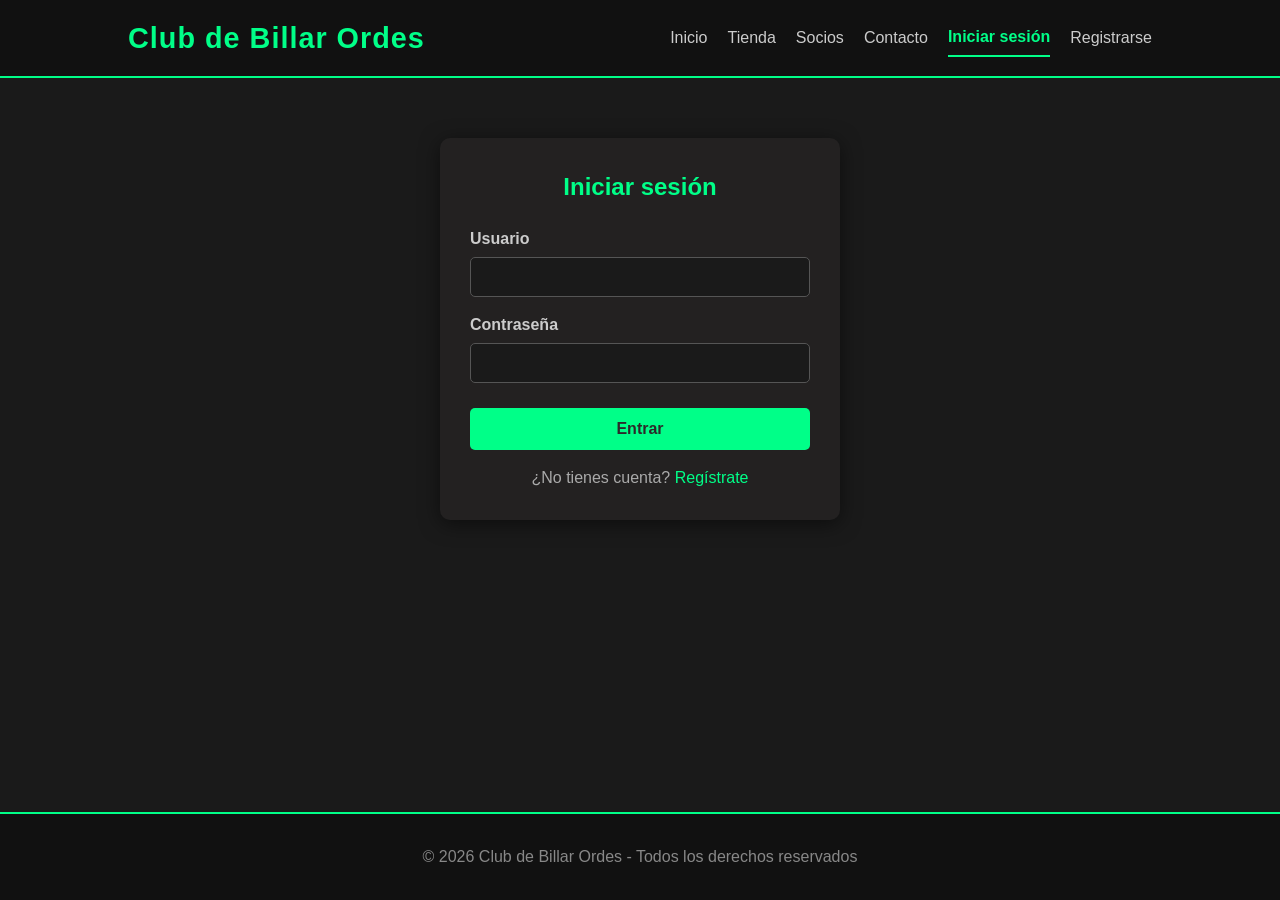
<file: web/changePassword/index.html>
<!DOCTYPE html>
<html lang="es">
<head>
    <meta charset="UTF-8">
    <meta name="viewport" content="width=device-width, initial-scale=1.0">
    <title>Cambiar contraseña - Club de Billar Ordes</title>
    <link rel="stylesheet" href="style.css">
</head>
<body>
    <nav>
        <h1>Club de Billar Ordes</h1>
        <div id="menu-links">
            <a href="/web/landingPage/index.html">Inicio</a>
            <a href="/web/shop/index.html">Tienda</a>
            <a href="/web/socios/index.html">Socios</a>
            <a href="/web/contact/index.html">Contacto</a>
            <!-- Invitado -->
            <a href="/web/login/index.html" id="link-login">Iniciar sesión</a>
            <a href="/web/register/index.html" id="link-register">Registrarse</a>
            <!-- Usuario (oculto por defecto) -->
            <span id="user-menu" style="display:none; position:relative;">
                <a href="#" id="user-name-link">Hola, <span id="user-name"></span></a>
                <ul id="user-dropdown" style="display:none; position:absolute; background:#232121; border:1px solid #00ff88; border-radius:4px; padding:0.5rem 0; list-style:none; min-width:150px; z-index:1000;">
                    <li style="padding:0.5rem 1rem;"><a href="/web/changePassword/index.html">Cambiar contraseña</a></li>
                    <li style="padding:0.5rem 1rem;"><a href="#" id="logout-link">Cerrar sesión</a></li>
                </ul>
            </span>
            <!-- Carrito (oculto por defecto) -->
            <a href="/web/shop/carrito/carrito.html" id="cart-link" style="display:none;">🛒 Carrito</a>
        </div>
    </nav>

    <main>
        <div class="form-container">
            <h2>Cambiar contraseña</h2>
            <form id="form-cambiar-password">
                <div class="form-group">
                    <label for="old-password">Contraseña actual</label>
                    <input type="password" id="old-password" required>
                </div>
                <div class="form-group">
                    <label for="new-password">Nueva contraseña</label>
                    <input type="password" id="new-password" required>
                </div>
                <button type="submit" class="btn">Cambiar contraseña</button>
            </form>
            <p id="mensaje" style="text-align:center; margin-top:1rem;"></p>
        </div>
    </main>

    <footer>
        <p>© 2026 Club de Billar Ordes - Todos los derechos reservados</p>
    </footer>

    <script src="script.js"></script>
</body>
</html>
</file>
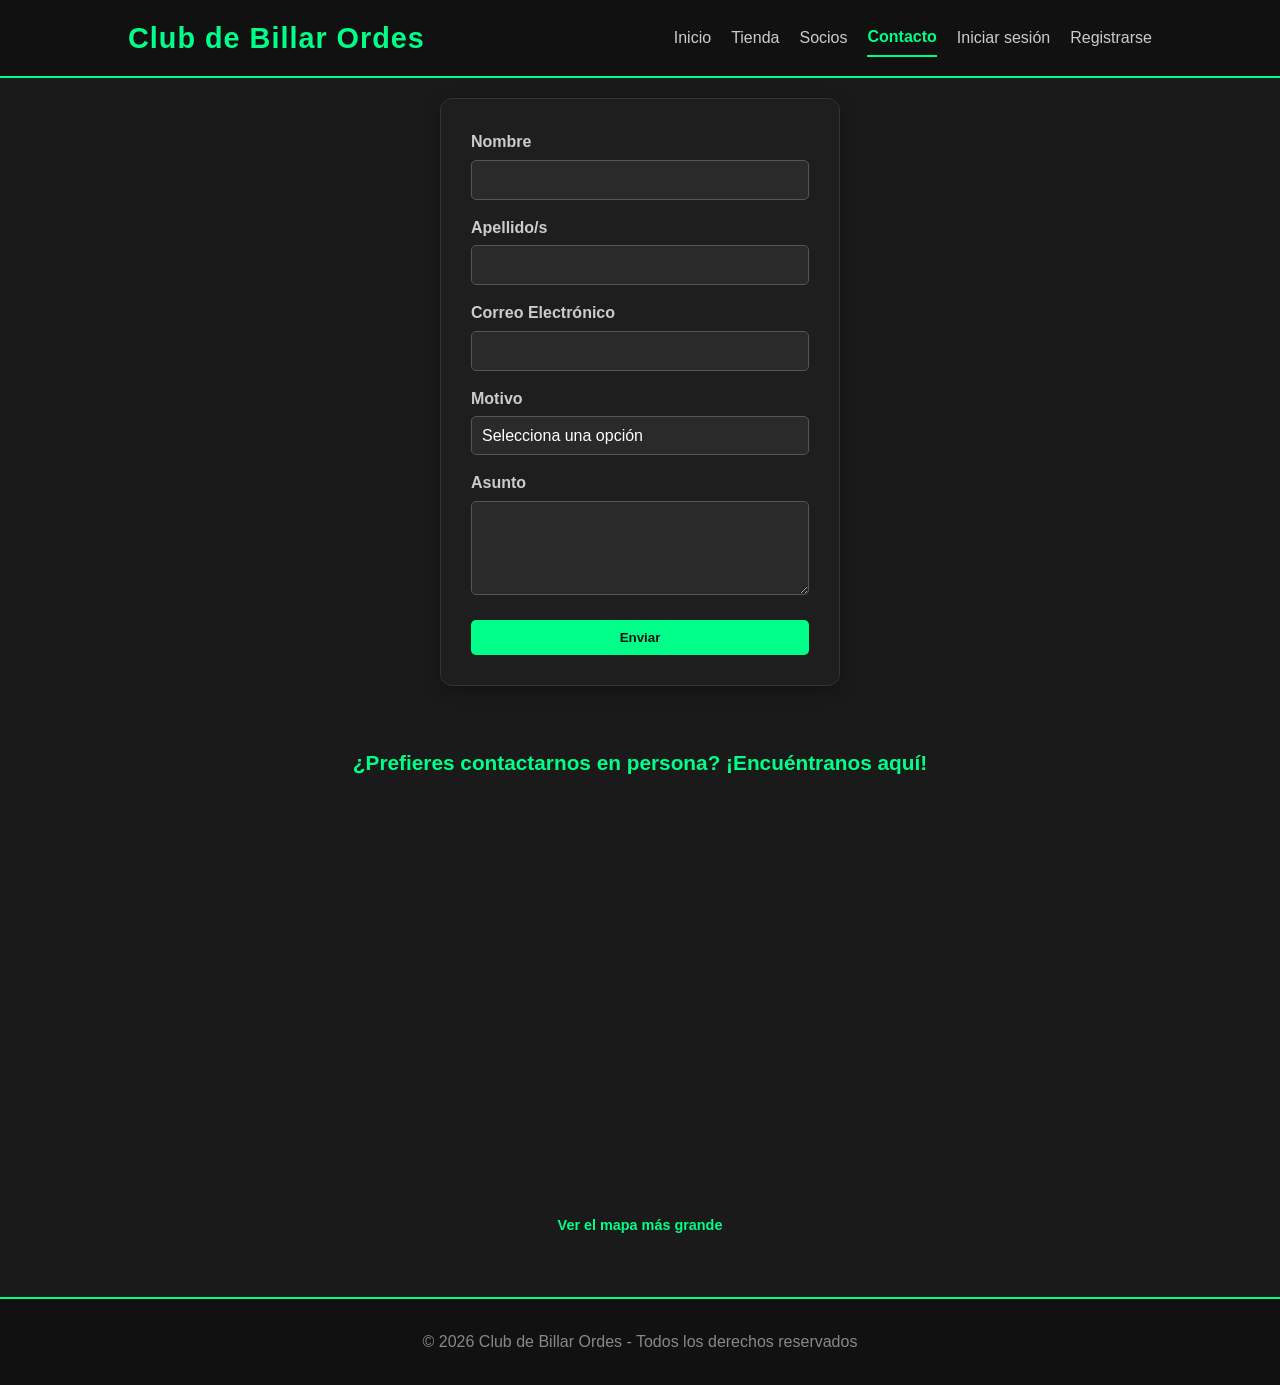
<file: web/contact/index.html>
<!DOCTYPE html>
<html lang="en">
<head>
    <meta charset="UTF-8">
    <meta name="viewport" content="width=device-width, initial-scale=1.0">
    <title>Contacto</title>
    <link rel="stylesheet" href="style.css">
</head>
<body>
<nav>
    <h1>Club de Billar Ordes</h1>
    <div id="menu-links">
        <a href="/web/landingPage/index.html">Inicio</a>
        <a href="/web/shop/index.html">Tienda</a>
        <a href="/web/socios/index.html">Socios</a>
        <a href="/web/contact/index.html" class="active">Contacto</a>
        <!-- Invitado -->
        <a href="/web/login/index.html" id="link-login">Iniciar sesión</a>
        <a href="/web/register/index.html" id="link-register">Registrarse</a>
        <!-- Usuario (oculto por defecto) -->
        <span id="user-menu" style="display:none; position:relative;">
            <a href="#" id="user-name-link">Hola, <span id="user-name"></span></a>
            <ul id="user-dropdown" style="display:none; position:absolute; background:#232121; border:1px solid #00ff88; border-radius:4px; padding:0.5rem 0; list-style:none; min-width:150px; z-index:1000;">
                <li style="padding:0.5rem 1rem;"><a href="/web/changePassword/index.html">Cambiar contraseña</a></li>
                <li style="padding:0.5rem 1rem;"><a href="#" id="logout-link">Cerrar sesión</a></li>
            </ul>
        </span>
        <!-- Carrito (oculto por defecto) -->
        <a href="/web/shop/carrito/carrito.html" id="cart-link" style="display:none;">🛒 Carrito</a>
    </div>
</nav>
    <main>
        <form class="form-contact">
            <div class="form-contact-group">
                <label for="nombre">Nombre</label>
                <input type="text" id="nombre" name="nombre" required>
            </div>

            <div class="form-contact-group">
                <label for=apellido>Apellido/s</label>
                <input type="text" id="apellido" name="apellido" required>
            </div>

            <div class="form-contact-group">
                <label for="email">Correo Electrónico</label>
                <input type="email" id="email" name="email" required>
            </div>

            <div class="form-contact-group">
                <label for="motivo">Motivo</label>
                <select id="motivo" name="motivo" required>
                    <option value="">Selecciona una opción</option>
                    <option value="info">Información general</option>
                    <option value="socios">Hacerme socio</option>
                    <option value="clases">Clases y cursos</option>
                    <option value="reserva">Reserva de mesa</option>
                    <option value="torneos">Torneos</option>
                    <option value="otro">Otro</option>
                </select>
            </div>

            <div class="form-contact-group">
                <label for="asunto">Asunto</label>
                <textarea id="asunto" name="asunto" rows="4" required></textarea>
            </div>
            
            <button type="submit">Enviar</button>
        </form>
    </main>

    <section class="map-section">
        <h2>¿Prefieres contactarnos en persona? ¡Encuéntranos aquí!</h2>
        <div class="mapa">
            <iframe 
                width="100%" 
                height="400" 
                src="https://www.openstreetmap.org/export/embed.html?bbox=-8.411136567592623%2C43.073386489546365%2C-8.406657278537752%2C43.07516550712411&amp;layer=mapnik&amp;marker=43.07427600479078%2C-8.408896923065186" 
                style="border:0; border-radius:8px;" 
                allowfullscreen="" 
                loading="lazy">
            </iframe>
            <p class="map-link">
                <a href="https://www.openstreetmap.org/?mlat=43.074276&amp;mlon=-8.408897#map=19/43.074276/-8.408897">Ver el mapa más grande</a>
            </p>
        </div>
    </section>

    <footer>
        <p>© 2026 Club de Billar Ordes - Todos los derechos reservados</p>
    </footer>

<script src="script.js"></script>
</body>
</html>
</file>
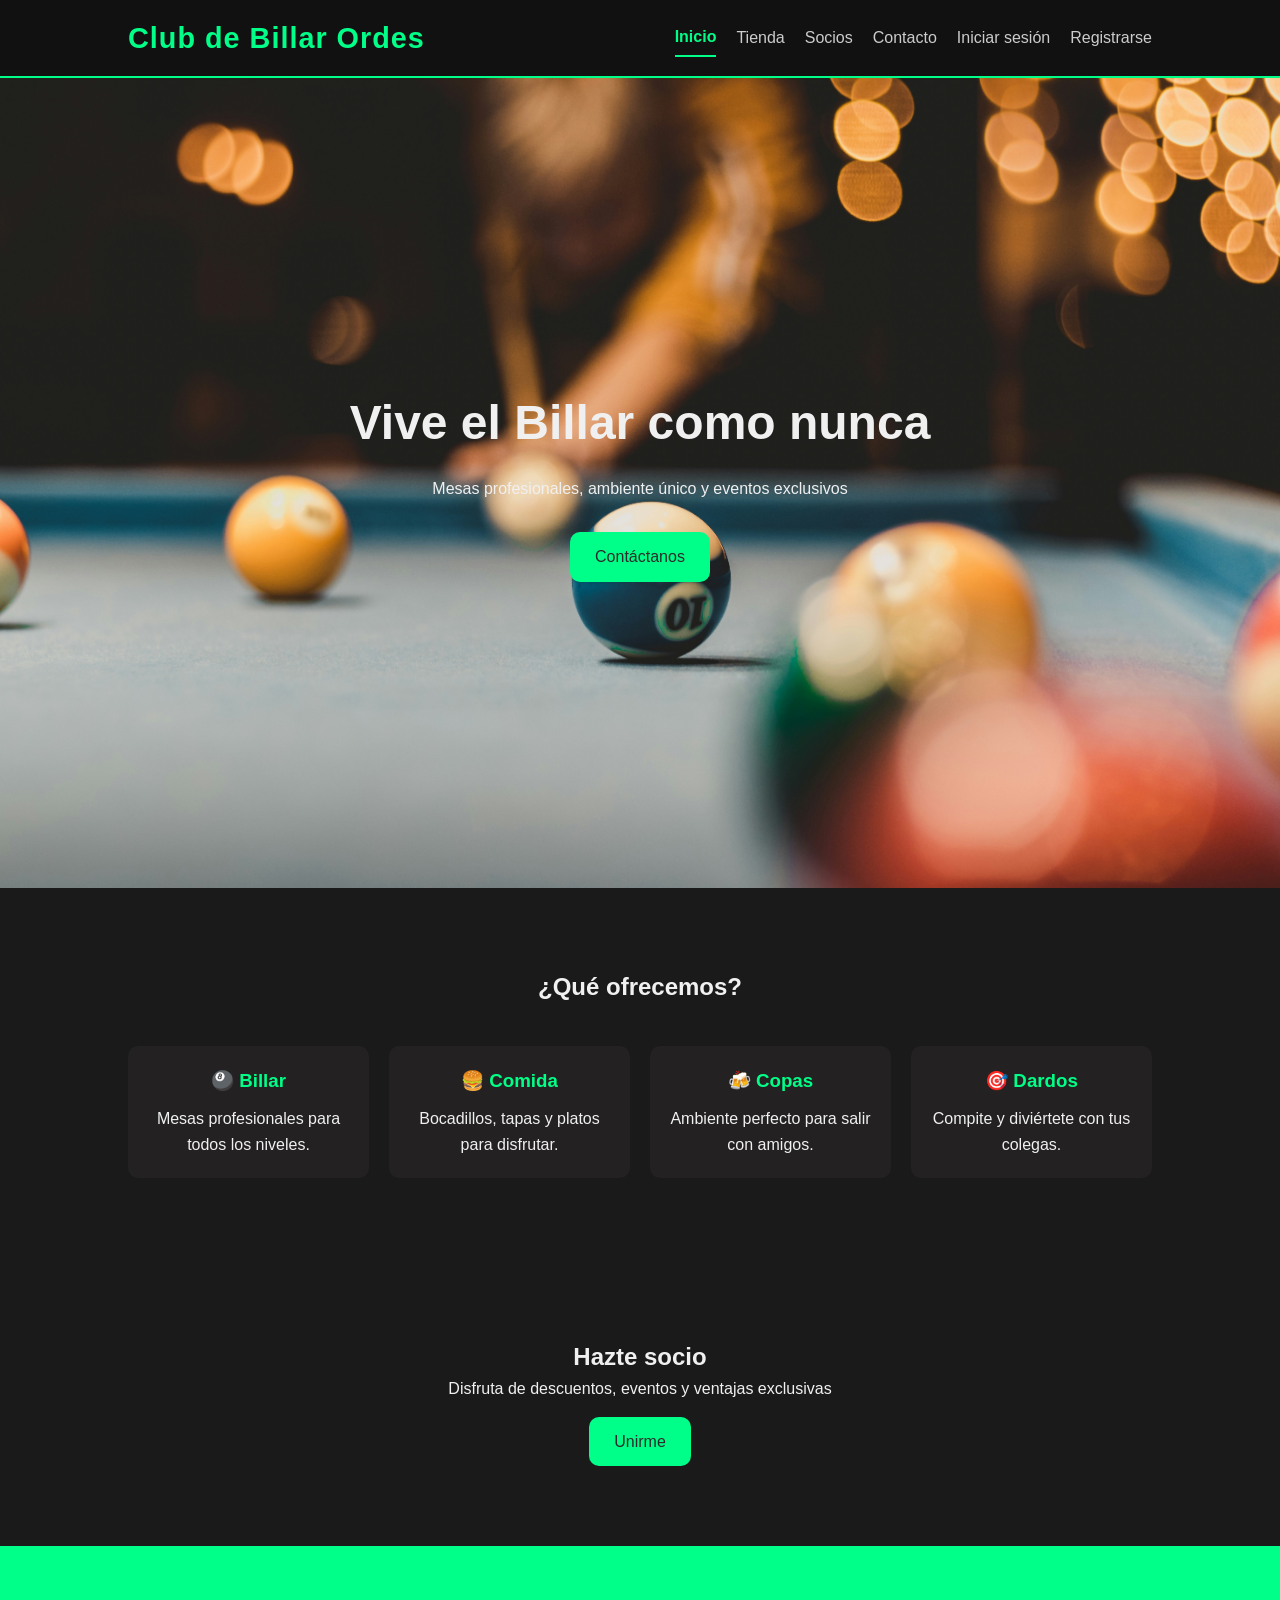
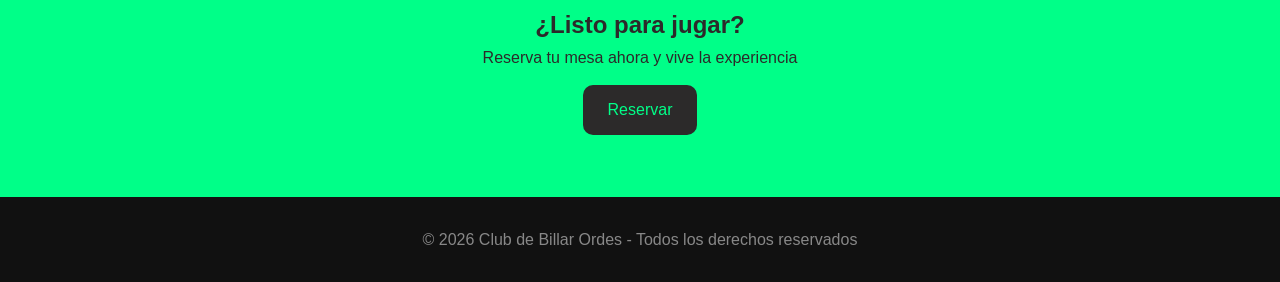
<file: web/landingPage/index.html>
<!DOCTYPE html>
<html lang="es">
<head>
<meta charset="UTF-8">
<meta name="viewport" content="width=device-width, initial-scale=1.0">
<title>Club de Billar Ordes</title>
<link rel="stylesheet" href="style.css">
</head>

<body>

<nav>
    <h1>Club de Billar Ordes</h1>
    <div id="menu-links">
        <a href="/web/landingPage/index.html" class="active">Inicio</a>
        <a href="/web/shop/index.html">Tienda</a>
        <a href="/web/socios/index.html">Socios</a>
        <a href="/web/contact/index.html">Contacto</a>
        <!-- Invitado -->
        <a href="/web/login/index.html" id="link-login">Iniciar sesión</a>
        <a href="/web/register/index.html" id="link-register">Registrarse</a>
        <!-- Usuario (oculto por defecto) -->
        <span id="user-menu" style="display:none; position:relative;">
            <a href="#" id="user-name-link">Hola, <span id="user-name"></span></a>
            <ul id="user-dropdown" style="display:none; position:absolute; background:#232121; border:1px solid #00ff88; border-radius:4px; padding:0.5rem 0; list-style:none; min-width:150px; z-index:1000;">
                <li style="padding:0.5rem 1rem;"><a href="/web/changePassword/index.html">Cambiar contraseña</a></li>
                <li style="padding:0.5rem 1rem;"><a href="#" id="logout-link">Cerrar sesión</a></li>
            </ul>
        </span>
        <!-- Carrito (oculto por defecto) -->
        <a href="/web/shop/carrito/carrito.html" id="cart-link" style="display:none;">🛒 Carrito</a>
    </div>
</nav>

<section class="hero">
    <div>
        <h2>Vive el Billar como nunca</h2>
        <p>Mesas profesionales, ambiente único y eventos exclusivos</p>
        <a class="btn" href="/web/contact/index.html">Contáctanos</a>
    </div>
</section>

<section class="section">
    <h2>¿Qué ofrecemos?</h2>

    <div class="cards">
        <div class="card">
            <h3>🎱 Billar</h3>
            <p>Mesas profesionales para todos los niveles.</p>
        </div>

        <div class="card">
            <h3>🍔 Comida</h3>
            <p>Bocadillos, tapas y platos para disfrutar.</p>
        </div>

        <div class="card">
            <h3>🍻 Copas</h3>
            <p>Ambiente perfecto para salir con amigos.</p>
        </div>

        <div class="card">
            <h3>🎯 Dardos</h3>
            <p>Compite y diviértete con tus colegas.</p>
        </div>
    </div>
</section>

<section class="section">
    <h2>Hazte socio</h2>
    <p>Disfruta de descuentos, eventos y ventajas exclusivas</p>
    <a class="btn" href="/web/socios/index.html">Unirme</a>
</section>

<section class="cta">
    <h2>¿Listo para jugar?</h2>
    <p>Reserva tu mesa ahora y vive la experiencia</p>
    <a class="btn" href="/web/contact/index.html">Reservar</a>
</section>

<footer>
    <p>© 2026 Club de Billar Ordes - Todos los derechos reservados</p>
</footer>

<script src="script.js"></script>
</body>
</html>
</file>
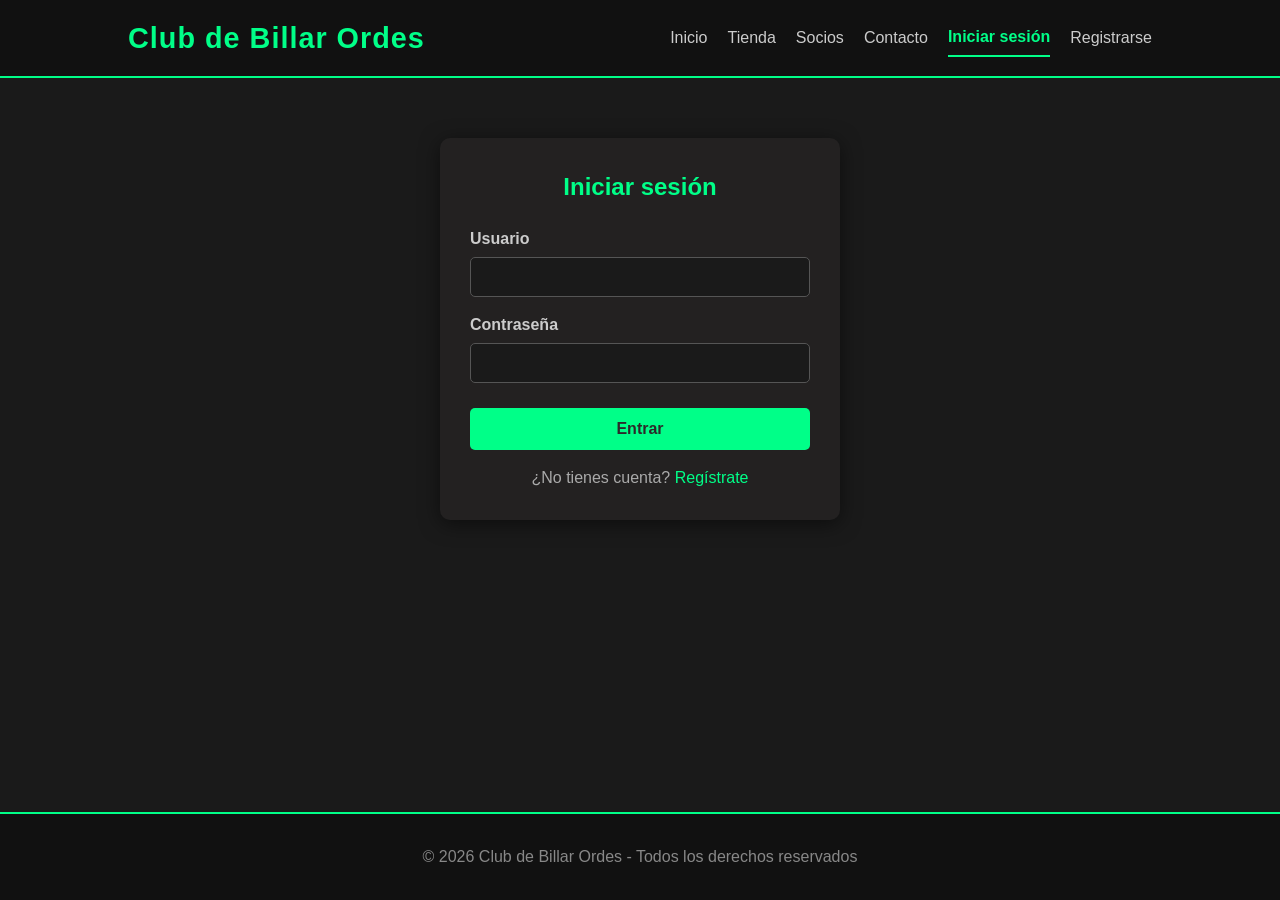
<file: web/login/index.html>
<!DOCTYPE html>
<html lang="es">
<head>
<meta charset="UTF-8">
<meta name="viewport" content="width=device-width, initial-scale=1.0">
<title>Club de Billar Ordes</title>
<link rel="stylesheet" href="style.css">
</head>

<body>

<nav>
    <h1>Club de Billar Ordes</h1>
    <div id="menu-links">
        <a href="/web/landingPage/index.html">Inicio</a>
        <a href="/web/shop/index.html">Tienda</a>
        <a href="/web/socios/index.html">Socios</a>
        <a href="/web/contact/index.html">Contacto</a>
        <!-- Invitado -->
        <a href="/web/login/index.html" id="link-login" class="active">Iniciar sesión</a>
        <a href="/web/register/index.html" id="link-register">Registrarse</a>
        <!-- Usuario (oculto por defecto) -->
        <span id="user-menu" style="display:none; position:relative;">
            <a href="#" id="user-name-link">Hola, <span id="user-name"></span></a>
            <ul id="user-dropdown" style="display:none; position:absolute; background:#232121; border:1px solid #00ff88; border-radius:4px; padding:0.5rem 0; list-style:none; min-width:150px; z-index:1000;">
                <li style="padding:0.5rem 1rem;"><a href="/web/changePassword/index.html">Cambiar contraseña</a></li>
                <li style="padding:0.5rem 1rem;"><a href="#" id="logout-link">Cerrar sesión</a></li>
            </ul>
        </span>
        <!-- Carrito (oculto por defecto) -->
        <a href="/web/shop/carrito/carrito.html" id="cart-link" style="display:none;">🛒 Carrito</a>
    </div>
</nav>

<main>
    <div class="form-container">
        <h2>Iniciar sesión</h2>
        <form id="login-form">
            <div class="form-group">
                <label for="username">Usuario</label>
                <input type="text" id="username" name="username" required>
            </div>
            <div class="form-group">
                <label for="password">Contraseña</label>
                <input type="password" id="password" name="password" required>
            </div>
            <button type="submit" class="btn">Entrar</button>
            <p class="form-link">¿No tienes cuenta? <a href="/web/register/index.html">Regístrate</a></p>
        </form>
    </div>
</main>

<footer>
    <p>© 2026 Club de Billar Ordes - Todos los derechos reservados</p>
</footer>

<script src="script.js"></script>
</body>
</html>
</file>
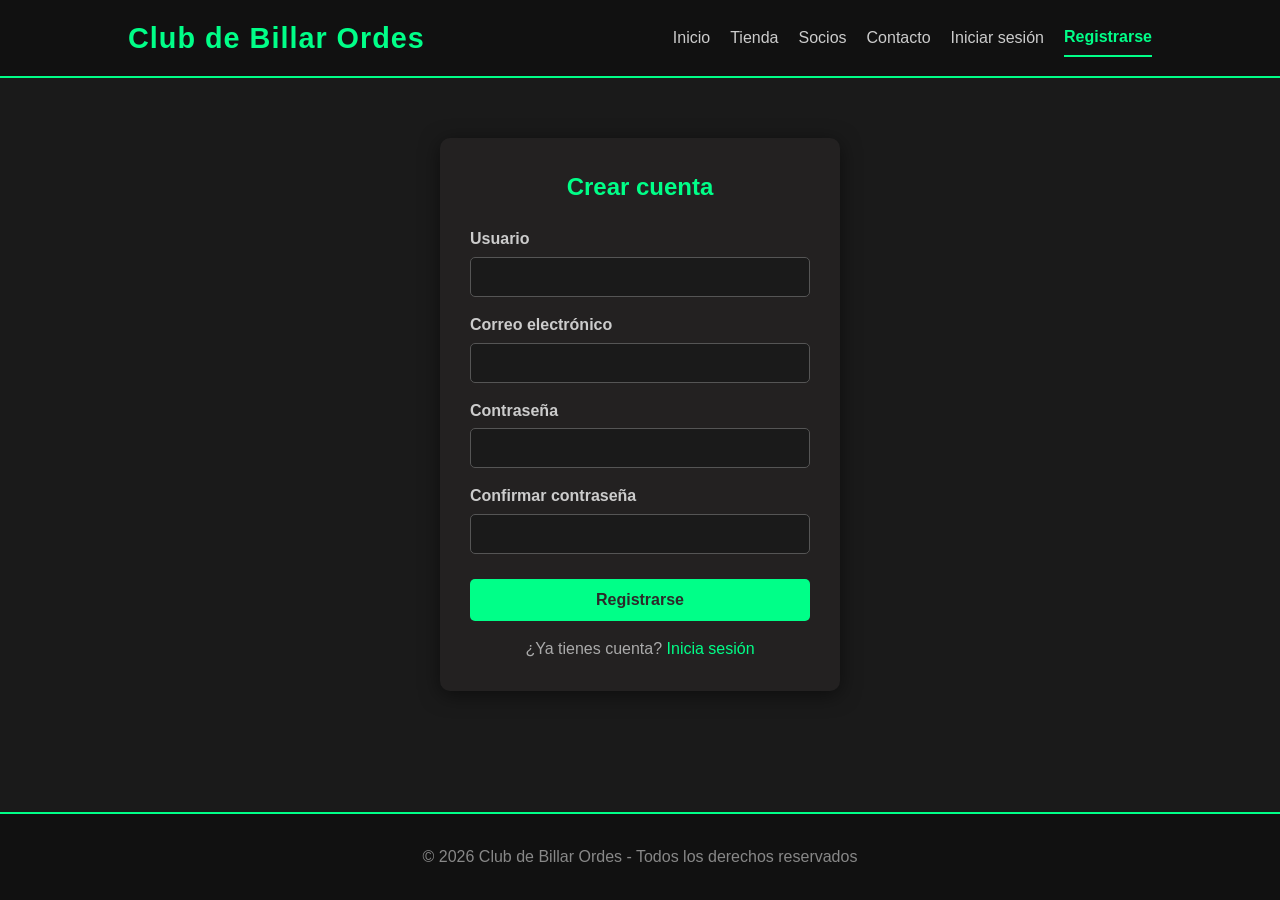
<file: web/register/index.html>
<!DOCTYPE html>
<html lang="es">
<head>
<meta charset="UTF-8">
<meta name="viewport" content="width=device-width, initial-scale=1.0">
<title>Club de Billar Ordes</title>
<link rel="stylesheet" href="style.css">
</head>

<body>

<nav>
    <h1>Club de Billar Ordes</h1>
    <div id="menu-links">
        <a href="/web/landingPage/index.html">Inicio</a>
        <a href="/web/shop/index.html">Tienda</a>
        <a href="/web/socios/index.html">Socios</a>
        <a href="/web/contact/index.html">Contacto</a>
        <!-- Invitado -->
        <a href="/web/login/index.html" id="link-login">Iniciar sesión</a>
        <a href="/web/register/index.html" id="link-register" class="active">Registrarse</a>
        <!-- Usuario (oculto por defecto) -->
        <span id="user-menu" style="display:none; position:relative;">
            <a href="#" id="user-name-link">Hola, <span id="user-name"></span></a>
            <ul id="user-dropdown" style="display:none; position:absolute; background:#232121; border:1px solid #00ff88; border-radius:4px; padding:0.5rem 0; list-style:none; min-width:150px; z-index:1000;">
                <li style="padding:0.5rem 1rem;"><a href="/web/changePassword/index.html">Cambiar contraseña</a></li>
                <li style="padding:0.5rem 1rem;"><a href="#" id="logout-link">Cerrar sesión</a></li>
            </ul>
        </span>
        <!-- Carrito (oculto por defecto) -->
        <a href="/web/shop/carrito/carrito.html" id="cart-link" style="display:none;">🛒 Carrito</a>
    </div>
</nav>

<main>
    <div class="form-container">
        <h2>Crear cuenta</h2>
        <form id="register-form">
            <div class="form-group">
                <label for="username">Usuario</label>
                <input type="text" id="username" name="username" required>
            </div>
            <div class="form-group">
                <label for="email">Correo electrónico</label>
                <input type="email" id="email" name="email">
            </div>
            <div class="form-group">
                <label for="password">Contraseña</label>
                <input type="password" id="password" name="password" required>
            </div>
            <div class="form-group">
                <label for="password2">Confirmar contraseña</label>
                <input type="password" id="password2" name="password2" required>
            </div>
            <button type="submit" class="btn">Registrarse</button>
            <p class="form-link">¿Ya tienes cuenta? <a href="/web/login/index.html">Inicia sesión</a></p>
        </form>
    </div>
</main>

<footer>
    <p>© 2026 Club de Billar Ordes - Todos los derechos reservados</p>
</footer>

<script src="script.js"></script>

</body>
</html>
</file>
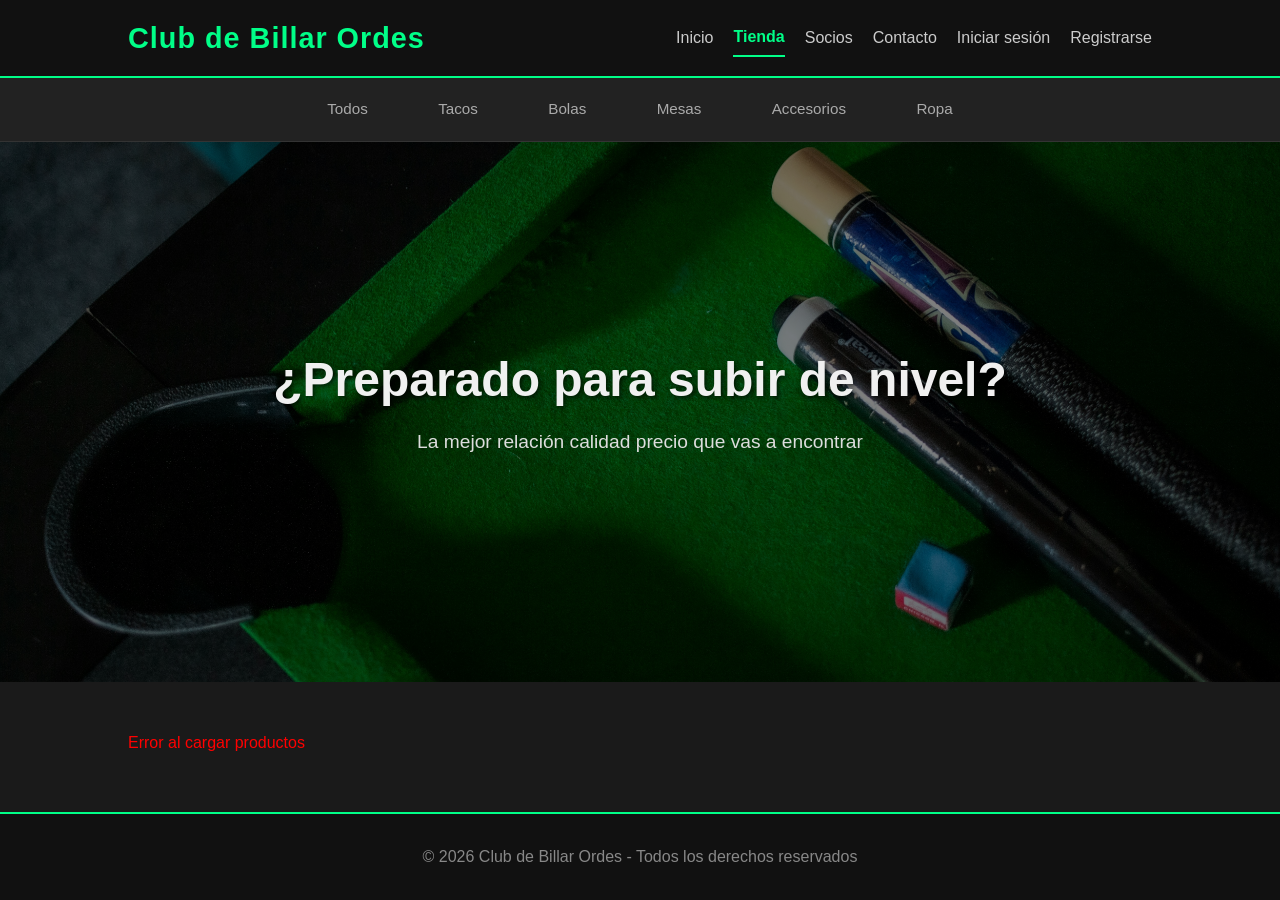
<file: web/shop/index.html>
<!DOCTYPE html>
<html lang="en">
<head>
    <meta charset="UTF-8">
    <meta name="viewport" content="width=device-width, initial-scale=1.0">
    <title>Tienda</title>
    <link rel="stylesheet" href="style.css">
</head>
<body>

<nav>
    <h1>Club de Billar Ordes</h1>
    <div id="menu-links">
        <a href="/web/landingPage/index.html">Inicio</a>
        <a href="/web/shop/index.html" class="active">Tienda</a>
        <a href="/web/socios/index.html">Socios</a>
        <a href="/web/contact/index.html">Contacto</a>
        <!-- Invitado -->
        <a href="/web/login/index.html" id="link-login">Iniciar sesión</a>
        <a href="/web/register/index.html" id="link-register">Registrarse</a>
        <!-- Usuario (oculto por defecto) -->
        <span id="user-menu" style="display:none; position:relative;">
            <a href="#" id="user-name-link">Hola, <span id="user-name"></span></a>
            <ul id="user-dropdown" style="display:none; position:absolute; background:#232121; border:1px solid #00ff88; border-radius:4px; padding:0.5rem 0; list-style:none; min-width:150px; z-index:1000;">
                <li style="padding:0.5rem 1rem;"><a href="/web/changePassword/index.html">Cambiar contraseña</a></li>
                <li style="padding:0.5rem 1rem;"><a href="#" id="logout-link">Cerrar sesión</a></li>
            </ul>
        </span>
        <!-- Carrito (oculto por defecto) -->
        <a href="/web/shop/carrito/carrito.html" id="cart-link" style="display:none;">🛒 Carrito</a>
    </div>
</nav>

<nav class="subnav">
        <a href="#" data-categoria="">Todos</a>
        <a href="#" data-categoria="tacos">Tacos</a>
        <a href="#" data-categoria="bolas">Bolas</a>
        <a href="#" data-categoria="mesas">Mesas</a>
        <a href="#" data-categoria="accesorios">Accesorios</a>
        <a href="#" data-categoria="ropa">Ropa</a>
</nav>

<main>
    <section class="hero">
        <div>
            <h2>¿Preparado para subir de nivel?</h2>
            <p>La mejor relación calidad precio que vas a encontrar</p>
        </div>
    </section>

    <section id="catalogo" class="productos"></section>
</main>

<footer>
    <p>© 2026 Club de Billar Ordes - Todos los derechos reservados</p>
</footer>
    
<script src="script.js"></script>
</body>
</html>
</file>
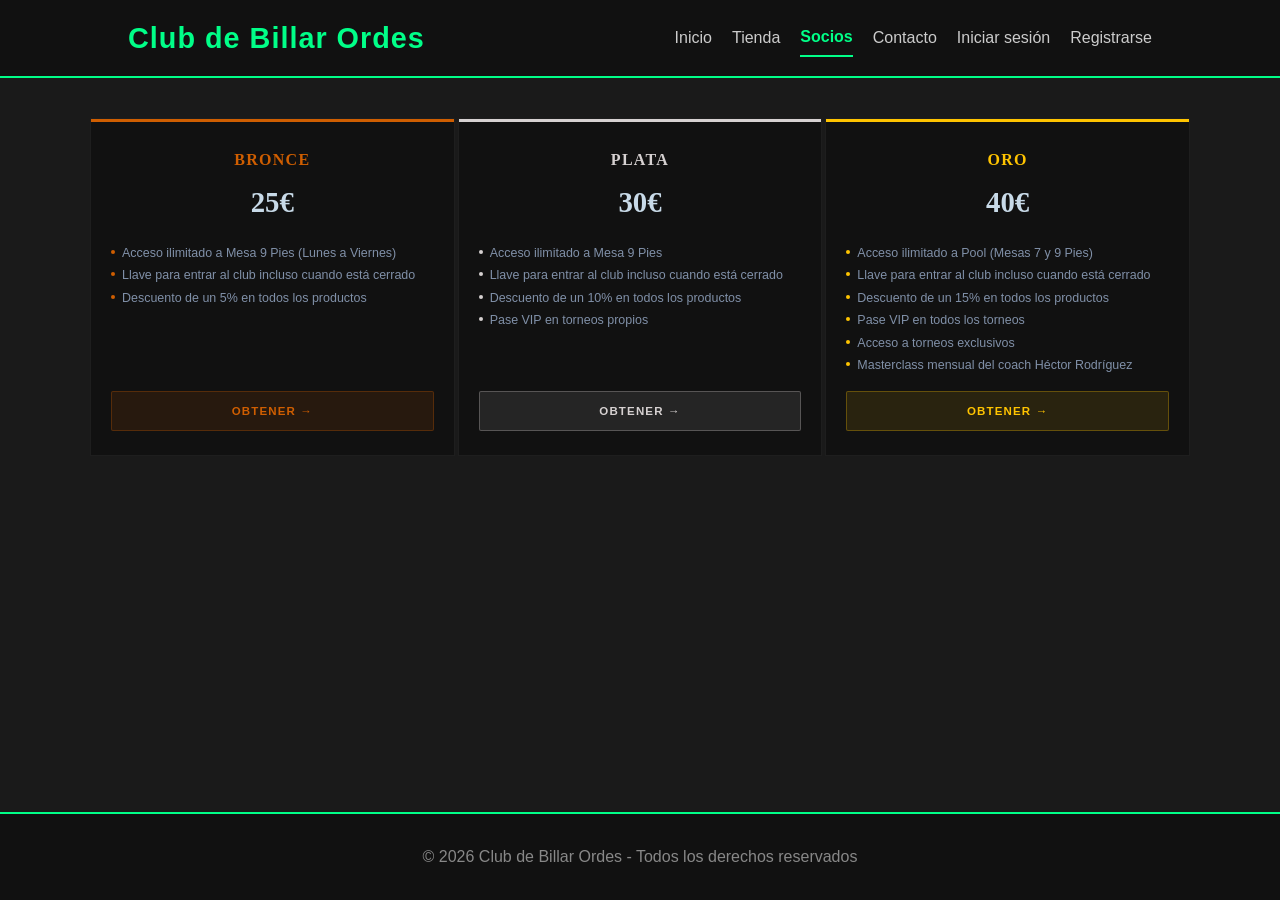
<file: web/socios/index.html>
<!DOCTYPE html>
<html lang="en">
<head>
    <meta charset="UTF-8">
    <meta name="viewport" content="width=device-width, initial-scale=1.0">
    <title>Hazte Socio</title>
    <link rel="stylesheet" href="style.css">
</head>
<body>
<nav>
    <h1>Club de Billar Ordes</h1>
    <div id="menu-links">
        <a href="/web/landingPage/index.html">Inicio</a>
        <a href="/web/shop/index.html">Tienda</a>
        <a href="/web/socios/index.html" class="active">Socios</a>
        <a href="/web/contact/index.html">Contacto</a>
        <!-- Invitado -->
        <a href="/web/login/index.html" id="link-login">Iniciar sesión</a>
        <a href="/web/register/index.html" id="link-register">Registrarse</a>
        <!-- Usuario (oculto por defecto) -->
        <span id="user-menu" style="display:none; position:relative;">
            <a href="#" id="user-name-link">Hola, <span id="user-name"></span></a>
            <ul id="user-dropdown" style="display:none; position:absolute; background:#232121; border:1px solid #00ff88; border-radius:4px; padding:0.5rem 0; list-style:none; min-width:150px; z-index:1000;">
                <li style="padding:0.5rem 1rem;"><a href="/web/changePassword/index.html">Cambiar contraseña</a></li>
                <li style="padding:0.5rem 1rem;"><a href="#" id="logout-link">Cerrar sesión</a></li>
            </ul>
        </span>
        <!-- Carrito (oculto por defecto) -->
        <a href="/web/shop/carrito/carrito.html" id="cart-link" style="display:none;">🛒 Carrito</a>
    </div>
</nav>

<main>
    <div class="cards-container">

        <!-- BRONCE -->
        <div class="vip-card bronce">
            <div class="vip-glow"></div>
            <div class="vip-name">BRONCE</div>
            <div class="vip-price">25€</div>
            <div class="benefit-list">
                <div class="benefit">
                    <span class="benefit-dot"></span>Acceso ilimitado a Mesa 9 Pies (Lunes a Viernes)
                </div>
                <div class="benefit">
                    <span class="benefit-dot"></span>Llave para entrar al club incluso cuando está cerrado
                </div>
                <div class="benefit">
                    <span class="benefit-dot"></span>Descuento de un 5% en todos los productos
                </div>
            </div>
            <a href="/web/contact/index.html" class="vip-cta">Obtener →</a>
        </div>

        <!-- PLATA -->
        <div class="vip-card plata">
            <div class="vip-glow"></div>
            <div class="vip-name">PLATA</div>
            <div class="vip-price">30€</div>
            <div class="benefit-list">
                <div class="benefit">
                    <span class="benefit-dot"></span>Acceso ilimitado a Mesa 9 Pies
                </div>
                <div class="benefit">
                    <span class="benefit-dot"></span>Llave para entrar al club incluso cuando está cerrado
                </div>
                <div class="benefit">
                    <span class="benefit-dot"></span>Descuento de un 10% en todos los productos
                </div>
                <div class="benefit">
                    <span class="benefit-dot"></span>Pase VIP en torneos propios
                </div>
            </div>
            <a href="/web/contact/index.html" class="vip-cta">Obtener →</a>
        </div>

        <!-- ORO -->
        <div class="vip-card oro">
            <div class="vip-glow"></div>
            <div class="vip-name">ORO</div>
            <div class="vip-price">40€</div>
            <div class="benefit-list">
                <div class="benefit">
                    <span class="benefit-dot"></span>Acceso ilimitado a Pool (Mesas 7 y 9 Pies)
                </div>
                <div class="benefit">
                    <span class="benefit-dot"></span>Llave para entrar al club incluso cuando está cerrado
                </div>
                <div class="benefit">
                    <span class="benefit-dot"></span>Descuento de un 15% en todos los productos
                </div>
                <div class="benefit">
                    <span class="benefit-dot"></span>Pase VIP en todos los torneos
                </div>
                <div class="benefit">
                    <span class="benefit-dot"></span>Acceso a torneos exclusivos
                </div>
                <div class="benefit">
                    <span class="benefit-dot"></span>Masterclass mensual del coach Héctor Rodríguez
                </div>
            </div>
            <a href="/web/contact/index.html" class="vip-cta">Obtener →</a>
        </div>

    </div>
</main>

    <footer>
        <p>© 2026 Club de Billar Ordes - Todos los derechos reservados</p>
    </footer>

<script src="script.js"></script>
</body>
</html>
</file>
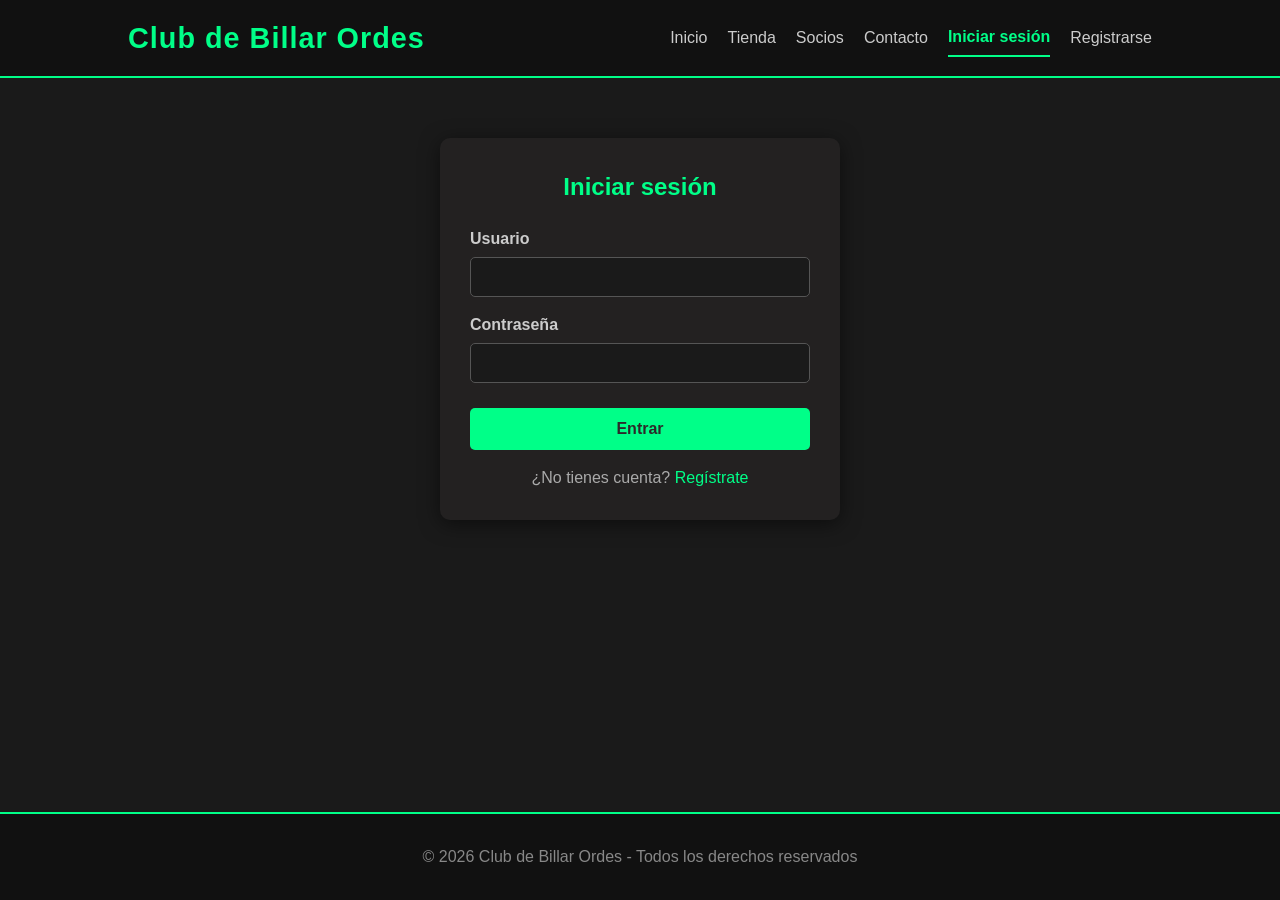
<file: web/shop/carrito/carrito.html>
<!DOCTYPE html>
<html lang="es">
<head>
    <meta charset="UTF-8">
    <meta name="viewport" content="width=device-width, initial-scale=1.0">
    <title>Carrito - Club de Billar Ordes</title>
    <link rel="stylesheet" href="carrito.css">
</head>
<body>

    <nav>
        <h1>Club de Billar Ordes</h1>
        <div id="menu-links">
            <a href="/web/landingPage/index.html">Inicio</a>
            <a href="/web/shop/index.html">Tienda</a>
            <a href="/web/socios/index.html">Socios</a>
            <a href="/web/contact/index.html">Contacto</a>
            <!-- Invitado -->
            <a href="/web/login/index.html" id="link-login">Iniciar sesión</a>
            <a href="/web/register/index.html" id="link-register">Registrarse</a>
            <!-- Usuario (oculto por defecto) -->
            <span id="user-menu" style="display:none; position:relative;">
                <a href="#" id="user-name-link">Hola, <span id="user-name"></span></a>
                <ul id="user-dropdown" style="display:none; position:absolute; background:#232121; border:1px solid #00ff88; border-radius:4px; padding:0.5rem 0; list-style:none; min-width:150px; z-index:1000;">
                    <li style="padding:0.5rem 1rem;"><a href="/web/changePassword/index.html">Cambiar contraseña</a></li>
                    <li style="padding:0.5rem 1rem;"><a href="#" id="logout-link">Cerrar sesión</a></li>
                </ul>
            </span>
            <!-- Carrito (oculto por defecto) -->
            <a href="/web/shop/carrito/carrito.html" id="cart-link" style="display:none;" class="active">🛒 Carrito</a>
        </div>
    </nav>

    <main>
        <h2 style="text-align:center; margin: 2rem 0; color: #00ff88;">Tu Carrito</h2>
        <div id="carrito-contenedor" style="max-width: 800px; margin: 0 auto; padding: 0 20px;">
            <!-- Se llenará dinámicamente -->
        </div>
        <div style="text-align:center; margin: 2rem 0;">
            <p style="font-size: 1.2rem;">Total: <span id="total" style="color: #00ff88; font-weight: bold;">0.00</span> €</p>
            <button id="btn-comprar" class="btn" style="margin-top: 1rem;">Finalizar compra</button>
        </div>
    </main>

    <footer>
        <p>© 2026 Club de Billar Ordes - Todos los derechos reservados</p>
    </footer>

    <script src="carrito.js"></script>
</body>
</html>
</file>
<file: web/changePassword/style.css>
* {
    margin: 0;
    padding: 0;
    box-sizing: border-box;
    font-family: 'Segoe UI', Arial, sans-serif;
}

body {
    background: #1a1a1a;
    color: #f0f0f0;
    line-height: 1.6;
    display: flex;
    flex-direction: column;
    min-height: 100vh;
    margin:0;
}

/* NAV */
nav {
    display: flex;
    justify-content: space-between;
    align-items: center;
    padding: 15px 10%;
    background: #111;
    border-bottom: 2px solid #00ff88;
}

nav h1 {
    color: #00ff88;
    font-size: 1.8rem;
    letter-spacing: 1px;
}

#menu-links {
    display: flex;
    align-items: center;
    gap: 20px;
}

#menu-links a {
    color: #ccc;
    text-decoration: none;
    font-weight: 500;
    transition: color 0.3s;
    padding: 5px 0;
    position: relative;
}

#menu-links a:hover {
    color: #00ff88;
}

/* MAIN */


main{
    flex:1;
}

.form-container {
    max-width: 400px;
    margin: 60px auto;
    padding: 30px;
    background: #232121;
    border-radius: 10px;
    box-shadow: 0 4px 20px rgba(0,0,0,0.5);
}

.form-container h2 {
    text-align: center;
    color: #00ff88;
    margin-bottom: 20px;
}

.form-group {
    margin-bottom: 15px;
    display: flex;
    flex-direction: column;
}

.form-group label {
    margin-bottom: 5px;
    font-weight: bold;
    color: #ccc;
}

.form-group input {
    padding: 10px;
    border: 1px solid #555;
    border-radius: 5px;
    background: #1a1a1a;
    color: #fff;
    font-size: 1rem;
}

.form-group input:focus {
    outline: none;
    border-color: #00ff88;
}

.btn {
    width: 100%;
    padding: 12px;
    background: #00ff88;
    color: #2c2a2a;
    border: none;
    border-radius: 5px;
    font-weight: bold;
    cursor: pointer;
    font-size: 1rem;
    margin-top: 10px;
    transition: background 0.3s;
}

.btn:hover {
    background: #00cc66;
}


/* FOOTER */
footer {
    padding: 30px;
    text-align: center;
    background: #111;
    color: #888;
    border-top: 2px solid #00ff88;
}

/* ========== RESPONSIVE ========== */

/* Tablet (hasta 992px) */
@media (max-width: 992px) {
    nav {
        flex-direction: column;
        align-items: center;
        gap: 10px;
        padding: 15px 5%;
    }

    #menu-links {
        flex-wrap: wrap;
        justify-content: center;
        gap: 10px;
    }

    .form-container {
        margin: 40px auto;
        padding: 25px;
    }
}

/* Móvil (hasta 576px) */
@media (max-width: 576px) {
    nav {
        padding: 10px 5%;
    }

    #menu-links {
        flex-direction: column;
        align-items: center;
        gap: 8px;
    }

    .form-container {
        margin: 20px auto;
        padding: 20px 15px;
        max-width: 90%;
    }

    .form-container h2 {
        font-size: 1.3rem;
    }

    .form-group input {
        padding: 8px;
    }

    .btn {
        padding: 10px;
    }
}
</file>
<file: web/contact/style.css>
* {
    margin: 0;
    padding: 0;
    box-sizing: border-box;
    font-family: 'Segoe UI', Arial, sans-serif;
}

body {
    background: #1a1a1a;
    color: #f0f0f0;
    line-height: 1.6;
    display: flex;
    flex-direction: column;
    min-height: 100vh;
    margin:0;
}

/* NAV */
nav {
    display: flex;
    justify-content: space-between;
    align-items: center;
    padding: 15px 10%;
    background: #111;
    border-bottom: 2px solid #00ff88;
}

nav h1 {
    color: #00ff88;
    font-size: 1.8rem;
    letter-spacing: 1px;
}

#menu-links {
    display: flex;
    align-items: center;
    gap: 20px;
}

#menu-links a {
    color: #ccc;
    text-decoration: none;
    font-weight: 500;
    transition: color 0.3s;
    padding: 5px 0;
    position: relative;
}

#menu-links a:hover {
    color: #00ff88;
}

#menu-links a.active {
    color: #00ff88;
    font-weight: bold;
    border-bottom: 2px solid #00ff88;
}


/* MAIN */

main {
    width: 400px;
    max-width: 90%;
    margin: auto;
    margin-top: 20px;
    padding: 30px;
    background-color: #1e1e1e;      
    border-radius: 12px;
    border: 1px solid #333;
    box-shadow: 0 4px 20px rgba(0,0,0,0.3);
}

/* FORMULARIO */
.form-contact {
    width: 100%;
}

.form-contact-group {
    display: flex;
    flex-direction: column;
    margin-bottom: 15px;
}

.form-contact-group label {
    margin-bottom: 5px;
    font-weight: bold;
    color: #ccc;
}

.form-contact-group input,
.form-contact-group select,
.form-contact-group textarea {
    padding: 10px;
    border: 1px solid #555;
    border-radius: 5px;
    background: #2a2a2a;
    color: #fff;
    font-size: 1rem;
    width: 100%;
    box-sizing: border-box;
    font-family: inherit;
}

.form-contact-group input:focus,
.form-contact-group select:focus,
.form-contact-group textarea:focus {
    outline: none;
    border-color: #00ff88;
}

.form-contact-group select {
    appearance: none;
}

main button {
    margin-top: 10px;
    padding: 10px 20px;
    background: #00ff88;
    color: #111;
    border: none;
    border-radius: 5px;
    cursor: pointer;
    font-weight: bold;
    width: 100%;
    transition: background 0.3s;
}

main button:hover {
    background: #00cc66;
}

/* MAPA */
.map-section {
    max-width: 600px;
    margin: 60px auto;
    text-align: center;
}

.map-section h2 {
    color: #00ff88;
    font-size: 1.3rem;
    margin-bottom: 25px;
}

.mapa {
    width: 100%;
}

.mapa iframe {
    width: 100%;
    height: 400px;
    border: none;
    border-radius: 8px;
    display: block;
}

.map-link {
    margin-top: 10px;
    font-size: 0.9rem;
}

.map-link a {
    color: #00ff88;
    text-decoration: none;
    font-weight: bold;
}



/* FOOTER */
footer {
    padding: 30px;
    text-align: center;
    background: #111;
    color: #888;
    border-top: 2px solid #00ff88;
}

/* ========== RESPONSIVE ========== */

/* Tablet (hasta 992px) */
@media (max-width: 992px) {
    nav {
        flex-direction: column;
        align-items: center;
        gap: 10px;
        padding: 15px 5%;
    }

    #menu-links {
        flex-wrap: wrap;
        justify-content: center;
        gap: 10px;
    }

    .map-section {
        padding: 0 5%;
    }

    .mapa iframe {
        height: 300px;
    }
}

/* Móvil (hasta 576px) */
@media (max-width: 576px) {
    nav {
        padding: 10px 5%;
    }

    #menu-links {
        flex-direction: column;
        align-items: center;
        gap: 8px;
    }

    main {
        width: 95%;
        padding: 20px;
    }

    .map-section h2 {
        font-size: 1rem;
        padding: 0 10px;
    }

    .mapa iframe {
        height: 250px;
    }
}
</file>
<file: web/landingPage/style.css>
* {
    margin: 0;
    padding: 0;
    box-sizing: border-box;
    font-family: 'Segoe UI', Arial, sans-serif;
}

body {
    background: #1a1a1a;
    color: #f0f0f0;
    line-height: 1.6;
    display: flex;
    flex-direction: column;
    min-height: 100vh;
    margin:0;
}

/* NAV */
nav {
    display: flex;
    justify-content: space-between;
    align-items: center;
    padding: 15px 10%;
    background: #111;
    border-bottom: 2px solid #00ff88;
}

nav h1 {
    color: #00ff88;
    font-size: 1.8rem;
    letter-spacing: 1px;
}

#menu-links {
    display: flex;
    align-items: center;
    gap: 20px;
}

#menu-links a {
    color: #ccc;
    text-decoration: none;
    font-weight: 500;
    transition: color 0.3s;
    padding: 5px 0;
    position: relative;
}

#menu-links a:hover {
    color: #00ff88;
}

#menu-links a.active {
    color: #00ff88;
    font-weight: bold;
    border-bottom: 2px solid #00ff88;
}

/* HERO */
.hero {
    height: 90vh;
    background: url("heroImagen.jpg") center/cover;
    display: flex;
    align-items: center;
    justify-content: center;
    text-align: center;
}

.hero h2 {
    font-size: 3rem;
}

.hero p {
    margin: 15px 0;
}

.btn {
    display: inline-block;
    margin-top:15px;
    padding: 12px 25px;
    background: #00ff88;
    color: #2c2a2a;
    border: none;
    cursor: pointer;
    border-radius: 10px;
    text-decoration: none;
    transition: transform 0.3s ease, filter 0.2s ease;
}

.btn:hover{
    transform: scale(1.03);
    filter:brightness(0.85);
}



/* SECTIONS */
.section {
    padding: 80px 10%;
    text-align: center;
}

.cards {
    display: flex;
    gap: 20px;
    margin-top: 40px;
    justify-content: center;
}

.card {
    background: #232121;
    padding: 20px;
    width: 250px;
    border-radius: 10px;
}

.card h3 {
    margin-bottom: 10px;
    color: #00ff88;
}

/* CTA */
.cta {
    text-align: center;
    background: #00ff88;
    color: #2c2a2a;
    padding: 60px;
}

.cta a{
    background-color: #2c2a2a;
    color: #00ff88;
}


/* FOOTER */
footer {
    padding: 30px;
    text-align: center;
    background: #111;
    color: #888;
    border-top: 2px solid #00ff88;
}

/* ========== RESPONSIVE ========== */

/* Tablet (hasta 992px) */
@media (max-width: 992px) {
    nav {
        flex-direction: column;
        align-items: center;
        gap: 10px;
        padding: 15px 5%;
    }

    #menu-links {
        flex-wrap: wrap;
        justify-content: center;
        gap: 10px;
    }

    .hero {
        height: 50vh;
    }

    .hero h2 {
        font-size: 2.5rem;
    }

    .cards {
        flex-wrap: wrap;
        justify-content: center;
        gap: 20px;
    }

    .card {
        width: 45%;
    }

    .section {
        padding: 60px 5%;
    }

    .cta {
        padding: 40px 5%;
    }
}

/* Móvil (hasta 576px) */
@media (max-width: 576px) {
    nav {
        padding: 10px 5%;
    }

    #menu-links {
        flex-direction: column;
        align-items: center;
        gap: 8px;
    }

    .hero {
        height: 40vh;
    }

    .hero h2 {
        font-size: 1.8rem;
    }

    .hero p {
        font-size: 0.9rem;
    }

    .cards {
        flex-direction: column;
        align-items: center;
    }

    .card {
        width: 100%;
        max-width: 300px;
    }

    .section {
        padding: 40px 5%;
    }

    .btn {
        padding: 10px 20px;
        font-size: 0.9rem;
    }

    .cta {
        padding: 30px 5%;
    }
}
</file>
<file: web/login/style.css>
* {
    margin: 0;
    padding: 0;
    box-sizing: border-box;
    font-family: 'Segoe UI', Arial, sans-serif;
}

body {
    background: #1a1a1a;
    color: #f0f0f0;
    line-height: 1.6;
    display: flex;
    flex-direction: column;
    min-height: 100vh;
    margin:0;
}


/* NAV */
nav {
    display: flex;
    justify-content: space-between;
    align-items: center;
    padding: 15px 10%;
    background: #111;
    border-bottom: 2px solid #00ff88;
}

nav h1 {
    color: #00ff88;
    font-size: 1.8rem;
    letter-spacing: 1px;
}

#menu-links {
    display: flex;
    align-items: center;
    gap: 20px;
}

#menu-links a {
    color: #ccc;
    text-decoration: none;
    font-weight: 500;
    transition: color 0.3s;
    padding: 5px 0;
    position: relative;
}

#menu-links a:hover {
    color: #00ff88;
}

#menu-links a.active {
    color: #00ff88;
    font-weight: bold;
    border-bottom: 2px solid #00ff88;
}

/* MAIN */

main{
    flex:1;
}

.form-container {
    max-width: 400px;
    margin: 60px auto;
    padding: 30px;
    background: #232121;
    border-radius: 10px;
    box-shadow: 0 4px 20px rgba(0,0,0,0.5);
}

.form-container h2 {
    text-align: center;
    color: #00ff88;
    margin-bottom: 20px;
}

.form-group {
    margin-bottom: 15px;
    display: flex;
    flex-direction: column;
}

.form-group label {
    margin-bottom: 5px;
    font-weight: bold;
    color: #ccc;
}

.form-group input {
    padding: 10px;
    border: 1px solid #555;
    border-radius: 5px;
    background: #1a1a1a;
    color: #fff;
    font-size: 1rem;
}

.form-group input:focus {
    outline: none;
    border-color: #00ff88;
}

.btn {
    width: 100%;
    padding: 12px;
    background: #00ff88;
    color: #2c2a2a;
    border: none;
    border-radius: 5px;
    font-weight: bold;
    cursor: pointer;
    font-size: 1rem;
    margin-top: 10px;
    transition: background 0.3s;
}

.btn:hover {
    background: #00cc66;
}

.form-link {
    text-align: center;
    margin-top: 15px;
    color: #aaa;
}

.form-link a {
    color: #00ff88;
    text-decoration: none;
}

/* FOOTER */
footer {
    padding: 30px;
    text-align: center;
    background: #111;
    color: #888;
    border-top: 2px solid #00ff88;
}


/* ========== RESPONSIVE ========== */

/* Tablet (hasta 992px) */
@media (max-width: 992px) {
    nav {
        flex-direction: column;
        align-items: center;
        gap: 10px;
        padding: 15px 5%;
    }

    #menu-links {
        flex-wrap: wrap;
        justify-content: center;
        gap: 10px;
    }

    .form-container {
        margin: 40px auto;
        padding: 25px;
    }
}

/* Móvil (hasta 576px) */
@media (max-width: 576px) {
    nav {
        padding: 10px 5%;
    }

    #menu-links {
        flex-direction: column;
        align-items: center;
        gap: 8px;
    }

    .form-container {
        margin: 20px auto;
        padding: 20px 15px;
        max-width: 90%;
    }

    .form-container h2 {
        font-size: 1.3rem;
    }

    .form-group input {
        padding: 8px;
    }

    .btn {
        padding: 10px;
    }
}
</file>
<file: web/register/style.css>
* {
    margin: 0;
    padding: 0;
    box-sizing: border-box;
    font-family: 'Segoe UI', Arial, sans-serif;
}

body {
    background: #1a1a1a;
    color: #f0f0f0;
    line-height: 1.6;
    display: flex;
    flex-direction: column;
    min-height: 100vh;
    margin:0;
}


/* NAV */
nav {
    display: flex;
    justify-content: space-between;
    align-items: center;
    padding: 15px 10%;
    background: #111;
    border-bottom: 2px solid #00ff88;
}

nav h1 {
    color: #00ff88;
    font-size: 1.8rem;
    letter-spacing: 1px;
}

#menu-links {
    display: flex;
    align-items: center;
    gap: 20px;
}

#menu-links a {
    color: #ccc;
    text-decoration: none;
    font-weight: 500;
    transition: color 0.3s;
    padding: 5px 0;
    position: relative;
}

#menu-links a:hover {
    color: #00ff88;
}

#menu-links a.active {
    color: #00ff88;
    font-weight: bold;
    border-bottom: 2px solid #00ff88;
}


/* MAIN */

main{
    flex: 1;
}

.form-container {
    max-width: 400px;
    margin: 60px auto;
    padding: 30px;
    background: #232121;
    border-radius: 10px;
    box-shadow: 0 4px 20px rgba(0,0,0,0.5);
}

.form-container h2 {
    text-align: center;
    color: #00ff88;
    margin-bottom: 20px;
}

.form-group {
    margin-bottom: 15px;
    display: flex;
    flex-direction: column;
}

.form-group label {
    margin-bottom: 5px;
    font-weight: bold;
    color: #ccc;
}

.form-group input {
    padding: 10px;
    border: 1px solid #555;
    border-radius: 5px;
    background: #1a1a1a;
    color: #fff;
    font-size: 1rem;
}

.form-group input:focus {
    outline: none;
    border-color: #00ff88;
}

.btn {
    width: 100%;
    padding: 12px;
    background: #00ff88;
    color: #2c2a2a;
    border: none;
    border-radius: 5px;
    font-weight: bold;
    cursor: pointer;
    font-size: 1rem;
    margin-top: 10px;
    transition: background 0.3s;
}

.btn:hover {
    background: #00cc66;
}

.form-link {
    text-align: center;
    margin-top: 15px;
    color: #aaa;
}

.form-link a {
    color: #00ff88;
    text-decoration: none;
}

/* FOOTER */
footer {
    padding: 30px;
    text-align: center;
    background: #111;
    color: #888;
    border-top: 2px solid #00ff88;
}

/* ========== RESPONSIVE ========== */

/* Tablet (hasta 992px) */
@media (max-width: 992px) {
    nav {
        flex-direction: column;
        align-items: center;
        gap: 10px;
        padding: 15px 5%;
    }

    #menu-links {
        flex-wrap: wrap;
        justify-content: center;
        gap: 10px;
    }

    .form-container {
        margin: 40px auto;
        padding: 25px;
    }
}

/* Móvil (hasta 576px) */
@media (max-width: 576px) {
    nav {
        padding: 10px 5%;
    }

    #menu-links {
        flex-direction: column;
        align-items: center;
        gap: 8px;
    }

    .form-container {
        margin: 20px auto;
        padding: 20px 15px;
        max-width: 90%;
    }

    .form-container h2 {
        font-size: 1.3rem;
    }

    .form-group input {
        padding: 8px;
    }

    .btn {
        padding: 10px;
    }
}
</file>
<file: web/shop/style.css>
* {
    margin: 0;
    padding: 0;
    box-sizing: border-box;
    font-family: 'Segoe UI', Arial, sans-serif;
}

body {
    background: #1a1a1a;
    color: #f0f0f0;
    line-height: 1.6;
    display: flex;
    flex-direction: column;
    min-height: 100vh;
    margin:0;
}

/* NAV principal */
nav {
    display: flex;
    justify-content: space-between;
    align-items: center;
    padding: 15px 10%;
    background: #111;
    border-bottom: 2px solid #00ff88;
}

nav h1 {
    color: #00ff88;
    font-size: 1.8rem;
    letter-spacing: 1px;
}

#menu-links {
    display: flex;
    align-items: center;
    gap: 20px;
}

#menu-links a {
    color: #ccc;
    text-decoration: none;
    font-weight: 500;
    transition: color 0.3s;
    padding: 5px 0;
    position: relative;
}

#menu-links a:hover {
    color: #00ff88;
}

#menu-links a.active {
    color: #00ff88;
    font-weight: bold;
    border-bottom: 2px solid #00ff88;
}

/* Submenú de categorías */
.subnav {
    display: flex;
    justify-content: center;
    gap: 2rem;
    padding: 0.8rem 0;
    background: #222;
    border-bottom: 1px solid #333;
    flex-wrap: wrap;
}

.subnav a {
    color: #aaa;
    text-decoration: none;
    padding: 0.4rem 1.2rem;
    border-radius: 20px;
    transition: all 0.3s;
    font-size: 0.95rem;
}

.subnav a:hover {
    color: #fff;
    background: #00ff8820;
}

.subnav a.active {
    color: #fff;
    background: #00ff8820;
}

/* Hero */

main{
    flex:1;
}
.hero {
    height: 60vh;
    background: url("/web/shop/heroImagen.jpg") center/cover;
    display: flex;
    align-items: center;
    justify-content: center;
    text-align: center;
    position: relative;
}

.hero::before {
    content: '';
    position: absolute;
    inset: 0;
    background: rgba(0,0,0,0.5);
}

.hero div {
    position: relative;
    z-index: 1;
}

.hero h2 {
    font-size: 3rem;
    margin-bottom: 0.5rem;
    text-shadow: 2px 2px 4px rgba(0,0,0,0.6);
}

.hero p {
    font-size: 1.2rem;
    margin-bottom: 1.5rem;
    color: #ddd;
}

/* Sección de productos */
.productos {
    display: grid;
    grid-template-columns: repeat(auto-fill, minmax(260px, 1fr));
    gap: 2rem;
    padding: 3rem 10%;
}

.producto {
    background: #2a2a2a;
    border-radius: 12px;
    overflow: hidden;
    box-shadow: 0 4px 15px rgba(0,0,0,0.3);
    transition: transform 0.3s, box-shadow 0.3s;
    display: flex;
    flex-direction: column;
}

.producto:hover {
    transform: translateY(-8px);
    box-shadow: 0 8px 25px rgba(0,255,136,0.15);
}

.producto img {
    width: 100%;
    height: 200px;
    object-fit: cover;
    border-bottom: 2px solid #00ff88;
}

.producto h3 {
    padding: 1rem 1rem 0.5rem;
    font-size: 1.2rem;
    color: #fff;
}

.precio {
    padding: 0 1rem;
    font-size: 1.5rem;
    font-weight: bold;
    color: #00ff88;
}

.stock {
    padding: 0.5rem 1rem;
    font-size: 0.9rem;
    color: #aaa;
}

.agotado {
    color: #ff5555;
    font-weight: bold;
}

.btn-agregar {
    margin: auto 1rem 1rem;
    padding: 10px 0;
    background: #00ff88;
    color: #111;
    border: none;
    border-radius: 6px;
    font-weight: bold;
    cursor: pointer;
    transition: background 0.3s, transform 0.1s;
}

.btn-agregar:hover {
    background: #00cc66;
}

.btn-agregar:disabled {
    background: #444;
    color: #888;
    cursor: not-allowed;
}



/* FOOTER */
footer {
    padding: 30px;
    text-align: center;
    background: #111;
    color: #888;
    border-top: 2px solid #00ff88;
}

/* ========== RESPONSIVE ========== */

/* Tablet (hasta 992px) */
@media (max-width: 992px) {
    nav {
        flex-direction: column;
        justify-content: center;
        align-items: center;
        gap: 10px;
        padding: 15px 5%;
    }

    #menu-links {
        flex-wrap: wrap;
        justify-content: center;
        gap: 10px;
    }

    .hero {
        height: 40vh;
    }

    .hero h2 {
        font-size: 2rem;
    }

    .productos {
        grid-template-columns: repeat(auto-fill, minmax(220px, 1fr));
        padding: 2rem 5%;
    }

    .subnav {
        gap: 1rem;
        padding: 0.8rem 5%;
    }

    .video-wrapper {
        padding: 0 5%;
    }
}

/* Móvil (hasta 576px) */
@media (max-width: 576px) {
    nav {
        padding: 10px 5%;
    }

    #menu-links {
        flex-direction: column;
        align-items: center;
        gap: 8px;
    }

    .hero {
        height: 30vh;
    }

    .hero h2 {
        font-size: 1.5rem;
    }

    .hero p {
        font-size: 0.9rem;
    }

    .productos {
        grid-template-columns: 1fr;
        padding: 1rem 5%;
    }

    .subnav {
        flex-wrap: wrap;
        gap: 0.5rem;
    }

    .subnav a {
        padding: 0.3rem 0.8rem;
        font-size: 0.8rem;
    }

    #user-dropdown {
        position: static;
        width: 100%;
        margin-top: 5px;
    }
}
</file>
<file: web/socios/style.css>
* {
    margin: 0;
    padding: 0;
    box-sizing: border-box;
    font-family: 'Segoe UI', Arial, sans-serif;
}

body {
    background: #1a1a1a;
    color: #f0f0f0;
    line-height: 1.6;
    display: flex;
    flex-direction: column;
    min-height: 100vh;
    margin:0;
}


/* NAV */
nav {
    display: flex;
    justify-content: space-between;
    align-items: center;
    padding: 15px 10%;
    background: #111;
    border-bottom: 2px solid #00ff88;
}

nav h1 {
    color: #00ff88;
    font-size: 1.8rem;
    letter-spacing: 1px;
}

#menu-links {
    display: flex;
    align-items: center;
    gap: 20px;
}

#menu-links a {
    color: #ccc;
    text-decoration: none;
    font-weight: 500;
    transition: color 0.3s;
    padding: 5px 0;
    position: relative;
}

#menu-links a:hover {
    color: #00ff88;
}

#menu-links a.active {
    color: #00ff88;
    font-weight: bold;
    border-bottom: 2px solid #00ff88;
}


/*  MAIN  */
main {
    flex: 1;
    display: flex;
    justify-content: center;
    align-items: flex-start;
    padding: 40px 20px;
}

/* Contenedor de las tarjetas */
.cards-container {
    display: grid;
    grid-template-columns: repeat(3, 1fr);
    gap: 3px;
    max-width: 1100px;
    width: 100%;
}

/* TARJETA  */
.vip-card {
    background: #111;                  
    border: 1px solid rgba(255, 255, 255, 0.055);
    padding: 28px 20px 24px;
    position: relative;
    overflow: hidden;
    transition: transform 0.2s, border-color 0.2s;
    display: flex;
    flex-direction: column;
    text-align: center;
}

/* Línea superior de color */
.vip-card::before {
    content: '';
    position: absolute;
    top: 0;
    left: 0;
    right: 0;
    height: 3px;
}

/* Colores de la línea superior para cada rango */
.vip-card.bronce::before { background: #cf5e01; }
.vip-card.plata::before  { background: #d6d1d1; }
.vip-card.oro::before    { background: #ffc400; }

/* Hover: sube la tarjeta y cambia el borde */
.vip-card:hover {
    transform: translateY(-5px);
}
.vip-card.bronce:hover { border-color: rgba(207, 94, 1, 0.4); }
.vip-card.plata:hover  { border-color: rgba(214, 209, 209, 0.4); }
.vip-card.oro:hover    { border-color: rgba(255, 196, 0, 0.4); }

/*  GLOW */
.vip-glow {
    position: absolute;
    inset: 0;
    opacity: 0;
    transition: opacity 0.3s;
    pointer-events: none;
}
.vip-card:hover .vip-glow { opacity: 1; }

/* Ajuste fino de los colores del glow para cada tarjeta */
.bronce .vip-glow {
    background: radial-gradient(ellipse at 50% 0%, rgba(207, 94, 1, 0.15), transparent 70%);
}
.plata .vip-glow {
    background: radial-gradient(ellipse at 50% 0%, rgba(214, 209, 209, 0.12), transparent 70%);
}
.oro .vip-glow {
    background: radial-gradient(ellipse at 50% 0%, rgba(255, 196, 0, 0.12), transparent 70%);
}

/*  NOMBRE DEL RANGO  */
.vip-name {
    font-family: 'Cinzel', serif;
    font-size: 1rem;
    font-weight: 900;
    margin-bottom: 6px;
    letter-spacing: 0.08em;
    position: relative;
    z-index: 1;
}
.bronce .vip-name { color: #cf5e01; }
.plata .vip-name  { color: #d6d1d1; }
.oro .vip-name    { color: #ffc400; }

/* PRECIO  */
.vip-price {
    font-family: 'Cinzel', serif;
    font-size: 1.8rem;
    font-weight: 900;
    color: #c8dae8;
    margin-bottom: 20px;
    position: relative;
    z-index: 1;
}

/* LISTA DE BENEFICIOS  */
.benefit-list {
    display: flex;
    flex-direction: column;
    gap: 5px;
    margin-bottom: 16px;
    position: relative;
    z-index: 1;
    flex: 1;
}
.benefit {
    font-size: 0.78rem;
    color: #8090a8;
    display: flex;
    align-items: flex-start;
    gap: 7px;
    line-height: 1.4;
}

/* El puntito de color antes de cada beneficio */
.benefit-dot {
    width: 4px;
    height: 4px;
    border-radius: 50%;
    flex-shrink: 0;
    margin-top: 5px;
}
.bronce .benefit-dot { background: #cf5e01; }
.plata .benefit-dot  { background: #d6d1d1; }
.oro .benefit-dot    { background: #ffc400; }

/*  BOTÓN "OBTENER EN TIENDA" */
.vip-cta {
    display: block;
    margin-top: auto;
    padding: 10px 16px;
    border-radius: 2px;
    font-size: 0.72rem;
    font-weight: 700;
    letter-spacing: 0.1em;
    text-transform: uppercase;
    transition: all 0.2s;
    position: relative;
    z-index: 1;
    text-align: center;
    text-decoration: none;
}

/* Colores del botón para cada rango */
.bronce .vip-cta {
    background: rgba(207, 94, 1, 0.12);
    color: #cf5e01;
    border: 1px solid rgba(207, 94, 1, 0.28);
}
.plata .vip-cta {
    background: rgba(214, 209, 209, 0.10);
    color: #d6d1d1;
    border: 1px solid rgba(214, 209, 209, 0.28);
}
.oro .vip-cta {
    background: rgba(255, 196, 0, 0.10);
    color: #ffc400;
    border: 1px solid rgba(255, 196, 0, 0.28);
}

/* Hover del botón */
.bronce .vip-cta:hover { background: rgba(207, 94, 1, 0.25); }
.plata .vip-cta:hover  { background: rgba(214, 209, 209, 0.20); }
.oro .vip-cta:hover    { background: rgba(255, 196, 0, 0.22); }


/* FOOTER */
footer {
    padding: 30px;
    text-align: center;
    background: #111;
    color: #888;
    border-top: 2px solid #00ff88;
}


/* ========== RESPONSIVE ========== */

/* Tablet (hasta 992px) */
@media (max-width: 992px) {
    nav {
        flex-direction: column;
        align-items: center;
        gap: 10px;
        padding: 15px 5%;
    }

    #menu-links {
        flex-wrap: wrap;
        justify-content: center;
        gap: 10px;
    }

    .cards-container {
        grid-template-columns: repeat(2, 1fr);
        gap: 20px;
        max-width: 700px;
        padding: 0 5%;
    }

    .vip-card {
        padding: 20px 15px;
    }

    .vip-price {
        font-size: 1.5rem;
    }
}

/* Móvil (hasta 576px) */
@media (max-width: 576px) {
    nav {
        padding: 10px 5%;
    }

    #menu-links {
        flex-direction: column;
        align-items: center;
        gap: 8px;
    }

    .cards-container {
        grid-template-columns: 1fr;
        gap: 20px;
        padding: 0 10px;
        max-width: 400px;
    }

    .vip-card {
        padding: 15px 10px;
    }

    .vip-name {
        font-size: 0.9rem;
    }

    .vip-price {
        font-size: 1.3rem;
    }

    .benefit {
        font-size: 0.7rem;
    }

    .vip-cta {
        font-size: 0.65rem;
        padding: 8px 12px;
    }
}
</file>
<file: web/shop/carrito/carrito.css>
* {
    margin: 0;
    padding: 0;
    box-sizing: border-box;
    font-family: 'Segoe UI', Arial, sans-serif;
}

body {
    background: #1a1a1a;
    color: #f0f0f0;
    line-height: 1.6;
    display: flex;
    flex-direction: column;
    min-height: 100vh;
    margin:0;
}

/* NAV */
nav {
    display: flex;
    justify-content: space-between;
    align-items: center;
    padding: 15px 10%;
    background: #111;
    border-bottom: 2px solid #00ff88;
}

nav h1 {
    color: #00ff88;
    font-size: 1.8rem;
    letter-spacing: 1px;
}

#menu-links {
    display: flex;
    align-items: center;
    gap: 20px;
}

#menu-links a {
    color: #ccc;
    text-decoration: none;
    font-weight: 500;
    transition: color 0.3s;
    padding: 5px 0;
    position: relative;
}

#menu-links a:hover {
    color: #00ff88;
}

#menu-links a.active {
    color: #00ff88;
    font-weight: bold;
    border-bottom: 2px solid #00ff88;
}

/* boton finalizar compra */

#btn-comprar {
    padding: 14px 30px;
    background: #00ff88;
    color: #111;
    border: none;
    border-radius: 8px;
    font-size: 1.1rem;
    font-weight: bold;
    cursor: pointer;
    transition: background 0.3s, transform 0.1s;
    box-shadow: 0 4px 10px rgba(0,255,136,0.3);
}

#btn-comprar:hover {
    background: #00cc66;
    transform: scale(1.03);
}

main{
    flex: 1;
}


/* FOOTER */
footer {
    padding: 30px;
    text-align: center;
    background: #111;
    color: #888;
    border-top: 2px solid #00ff88;
}

/* ========== RESPONSIVE ========== */

/* Tablet (hasta 992px) */
@media (max-width: 992px) {
    nav {
        flex-direction: column;
        align-items: center;
        gap: 10px;
        padding: 15px 5%;
    }

    #menu-links {
        flex-wrap: wrap;
        justify-content: center;
        gap: 10px;
    }

    #carrito-contenedor {
        max-width: 90%;
        padding: 0 5%;
    }

    .item-carrito {
        flex-wrap: wrap;
        gap: 0.8rem;
    }

    .item-carrito img {
        width: 60px;
        height: 60px;
    }
}

/* Móvil (hasta 576px) */
@media (max-width: 576px) {
    nav {
        padding: 10px 5%;
    }

    #menu-links {
        flex-direction: column;
        align-items: center;
        gap: 8px;
    }

    #carrito-contenedor {
        max-width: 100%;
        padding: 0 3%;
    }

    .item-carrito {
        flex-direction: column !important;    
        align-items: center !important;        
        gap: 0.8rem;
    }

    .item-carrito > div {
        width: 100%;               
        text-align: center;       
    }

    .item-carrito img {
        width: 80px;
        height: 80px;
        margin: 0 auto;          
    }

    .btn-eliminar {
        align-self: center;       
    }

    #btn-comprar {
        padding: 12px 20px;
        font-size: 1rem;
    }

}
</file>
